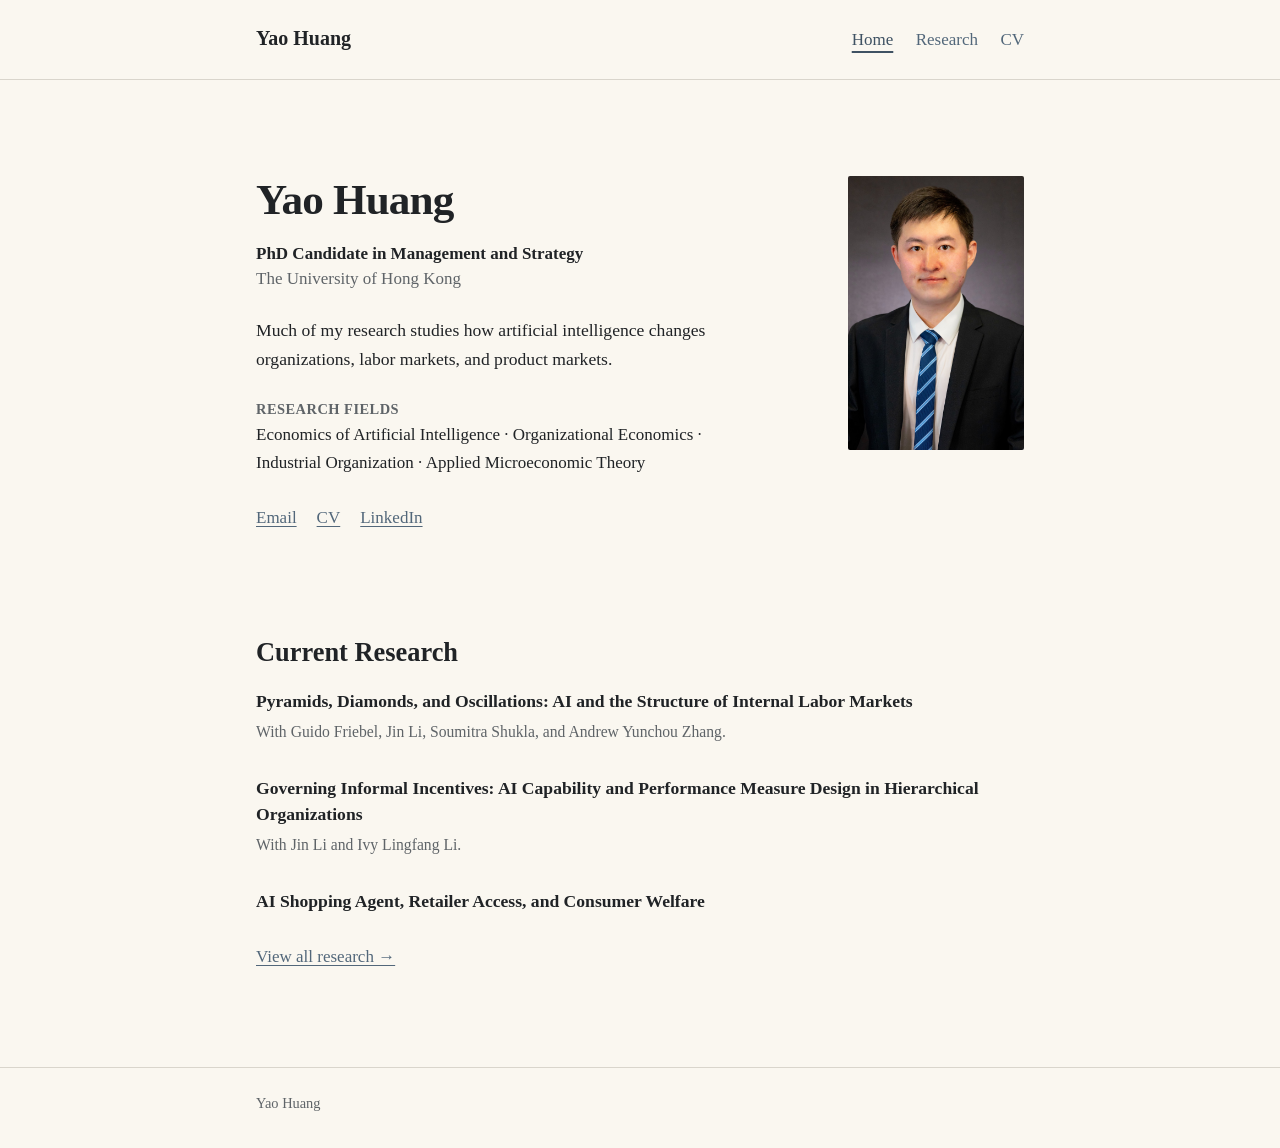
<file: index.html>
<!DOCTYPE html>
<html lang="en">
<head>
  <meta charset="utf-8">
  <meta name="viewport" content="width=device-width, initial-scale=1">
  <meta name="description" content="Yao Huang is a PhD Candidate in Management and Strategy at the University of Hong Kong. His research studies artificial intelligence, organizations, labor markets, and product markets.">
  <title>Yao Huang</title>
  <link rel="stylesheet" href="styles.css">
</head>
<body>
  <a class="skip-link" href="#main-content">Skip to main content</a>

  <header class="site-header">
    <div class="site-header__inner">
      <a class="site-name" href="index.html">Yao Huang</a>
      <nav aria-label="Primary">
        <ul class="site-nav">
          <li><a href="index.html" aria-current="page">Home</a></li>
          <li><a href="research.html">Research</a></li>
          <li><a href="files/Yao_Huang_CV.pdf">CV</a></li>
        </ul>
      </nav>
    </div>
  </header>

  <main id="main-content" class="page-shell">
    <section class="profile" aria-labelledby="home-title">
      <div class="profile__text">
        <h1 id="home-title">Yao Huang</h1>
        <p class="position">
          PhD Candidate in Management and Strategy<br>
          <span>The University of Hong Kong</span>
        </p>
        <p class="introduction">
          Much of my research studies how artificial intelligence changes organizations,
          labor markets, and product markets.
        </p>
        <div class="research-fields">
          <p class="research-fields__label">Research fields</p>
          <p>Economics of Artificial Intelligence &middot; Organizational Economics &middot; Industrial Organization &middot; Applied Microeconomic Theory</p>
        </div>
        <ul class="professional-links" aria-label="Professional links">
          <li><a href="mailto:yaohuang@connect.hku.hk">Email</a></li>
          <li><a href="files/Yao_Huang_CV.pdf">CV</a></li>
          <li><a href="https://www.linkedin.com/in/yao-huang-cynzt/">LinkedIn</a></li>
        </ul>
      </div>

      <div class="profile__portrait">
        <img src="assets/images/yao-huang.jpg" width="1280" height="1989" alt="Portrait of Yao Huang" decoding="async">
      </div>
    </section>

    <section class="content-section" aria-labelledby="current-research-title">
      <h2 id="current-research-title">Current Research</h2>
      <div class="research-list">
        <article class="research-item">
          <header class="research-item__header">
            <h3 class="research-title">
                <a class="research-title-link" href="papers/pyramids-diamonds/paper.pdf">Pyramids, Diamonds, and Oscillations: AI and the Structure of Internal Labor Markets</a>
            </h3>
            <p class="research-authors">With <a class="coauthor-link" href="https://www.guidofriebel.com/">Guido Friebel</a>, <a class="coauthor-link" href="http://www.jin-li.org/">Jin Li</a>, <a class="coauthor-link" href="https://soumitrashukla.github.io/">Soumitra Shukla</a>, and <a class="coauthor-link" href="https://andrew-yc-zhang.github.io/">Andrew Yunchou Zhang</a>.</p>
          </header>
        </article>

        <article class="research-item">
          <header class="research-item__header">
            <h3 class="research-title">Governing Informal Incentives: AI Capability and Performance Measure Design in Hierarchical Organizations</h3>
            <p class="research-authors">With <a class="coauthor-link" href="http://www.jin-li.org/">Jin Li</a> and <a class="coauthor-link" href="http://www.lingfangivyli.com/">Ivy Lingfang Li</a>.</p>
          </header>
        </article>

        <article class="research-item">
          <header class="research-item__header">
            <h3 class="research-title">AI Shopping Agent, Retailer Access, and Consumer Welfare</h3>
          </header>
        </article>
      </div>
      <p class="section-link"><a href="research.html">View all research &rarr;</a></p>
    </section>
  </main>

  <footer class="site-footer">
    <div class="site-footer__inner">Yao Huang</div>
  </footer>
</body>
</html>
</file>
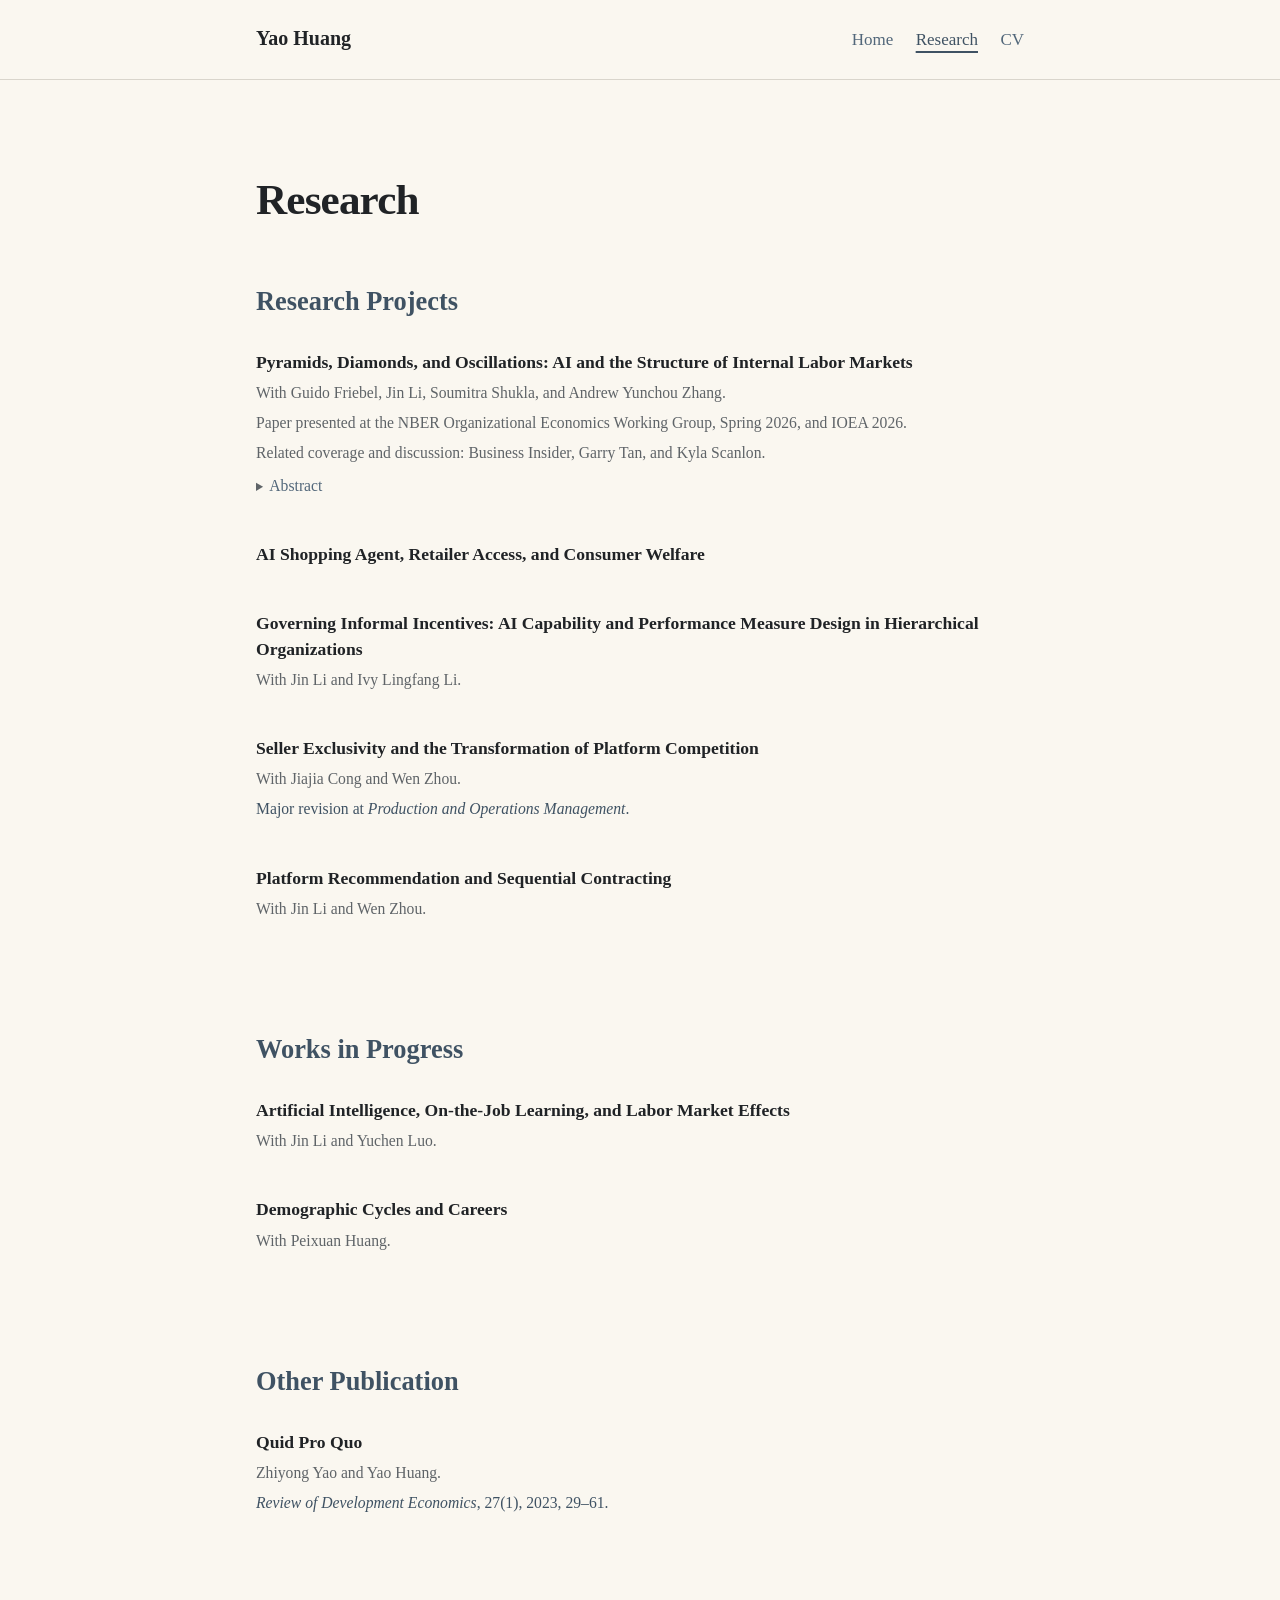
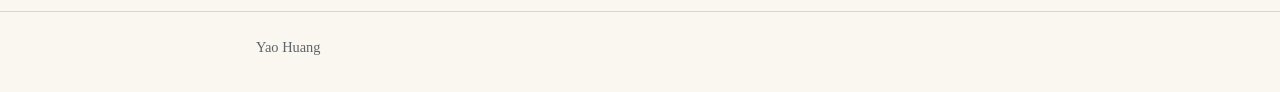
<file: research.html>
<!DOCTYPE html>
<html lang="en">
<head>
  <meta charset="utf-8">
  <meta name="viewport" content="width=device-width, initial-scale=1">
  <meta name="description" content="Research projects and publications by Yao Huang.">
  <title>Research | Yao Huang</title>
  <link rel="stylesheet" href="styles.css">
</head>
<body>
  <a class="skip-link" href="#main-content">Skip to main content</a>

  <header class="site-header">
    <div class="site-header__inner">
      <a class="site-name" href="index.html">Yao Huang</a>
      <nav aria-label="Primary">
        <ul class="site-nav">
          <li><a href="index.html">Home</a></li>
          <li><a href="research.html" aria-current="page">Research</a></li>
          <li><a href="files/Yao_Huang_CV.pdf">CV</a></li>
        </ul>
      </nav>
    </div>
  </header>

  <main id="main-content" class="page-shell research-page">
    <h1>Research</h1>

    <section class="research-section" aria-labelledby="research-projects-title">
      <h2 id="research-projects-title">Research Projects</h2>
      <div class="research-list">
        <article class="research-item">
          <header class="research-item__header">
            <h3 class="research-title">
                <a class="research-title-link" href="papers/pyramids-diamonds/paper.pdf">Pyramids, Diamonds, and Oscillations: AI and the Structure of Internal Labor Markets</a>
            </h3>
            <p class="research-authors">With <a class="coauthor-link" href="https://www.guidofriebel.com/">Guido Friebel</a>, <a class="coauthor-link" href="http://www.jin-li.org/">Jin Li</a>, <a class="coauthor-link" href="https://soumitrashukla.github.io/">Soumitra Shukla</a>, and <a class="coauthor-link" href="https://andrew-yc-zhang.github.io/">Andrew Yunchou Zhang</a>.</p>
            <p class="research-presentation">Paper presented at the NBER Organizational Economics Working Group, Spring 2026, and IOEA 2026.</p>
            <p class="research-related"><span class="research-related__label">Related coverage and discussion:</span> <a href="https://www.businessinsider.com/snap-layoffs-highlight-workplace-trend-ai-powered-tiny-teams-2026-4">Business Insider</a>, <a href="https://x.com/garrytan/status/2043363138113097956">Garry Tan</a>, and <a href="https://www.youtube.com/shorts/fr2Byxu72L4">Kyla Scanlon</a>.</p>
            <details class="research-disclosure">
              <summary>Abstract</summary>
              <div class="research-disclosure__body">
                <p>AI is changing workplaces: it leads to higher individual productivity and faster learning. We model the effects of these changes on internal labor markets. We show that for productivity shocks, firms preserve the span in the long run: a pyramid remains a pyramid. In the short run, however, firms freeze junior hiring, temporarily transforming the pyramid toward a diamond. In the transition to the new steady state, firms may oscillate between pyramids and diamonds before settling. For learning shocks, the long-run span falls, potentially permanently shifting the firm from a pyramid to a diamond. These fluctuations create inequality between junior cohorts and affect firm value when human capital is firm-specific.</p>
              </div>
            </details>
          </header>
        </article>

        <article class="research-item">
          <header class="research-item__header">
            <h3 class="research-title">AI Shopping Agent, Retailer Access, and Consumer Welfare</h3>
          </header>
        </article>

        <article class="research-item">
          <header class="research-item__header">
            <h3 class="research-title">Governing Informal Incentives: AI Capability and Performance Measure Design in Hierarchical Organizations</h3>
            <p class="research-authors">With <a class="coauthor-link" href="http://www.jin-li.org/">Jin Li</a> and <a class="coauthor-link" href="http://www.lingfangivyli.com/">Ivy Lingfang Li</a>.</p>
          </header>
        </article>

        <article class="research-item">
          <header class="research-item__header">
            <h3 class="research-title">Seller Exclusivity and the Transformation of Platform Competition</h3>
            <p class="research-authors">With <a class="coauthor-link" href="https://sites.google.com/site/jiajiacong/">Jiajia Cong</a> and <a class="coauthor-link" href="https://www.hkubs.hku.hk/people/wen-zhou/">Wen Zhou</a>.</p>
            <p class="research-status">Major revision at <cite>Production and Operations Management</cite>.</p>
          </header>
        </article>

        <article class="research-item">
          <header class="research-item__header">
            <h3 class="research-title">Platform Recommendation and Sequential Contracting</h3>
            <p class="research-authors">With <a class="coauthor-link" href="http://www.jin-li.org/">Jin Li</a> and <a class="coauthor-link" href="https://www.hkubs.hku.hk/people/wen-zhou/">Wen Zhou</a>.</p>
          </header>
        </article>
      </div>
    </section>

    <section class="research-section" aria-labelledby="works-in-progress-title">
      <h2 id="works-in-progress-title">Works in Progress</h2>
      <div class="research-list">
        <article class="research-item">
          <header class="research-item__header">
            <h3 class="research-title">Artificial Intelligence, On-the-Job Learning, and Labor Market Effects</h3>
            <p class="research-authors">With <a class="coauthor-link" href="http://www.jin-li.org/">Jin Li</a> and Yuchen Luo.</p>
          </header>
        </article>

        <article class="research-item">
          <header class="research-item__header">
            <h3 class="research-title">Demographic Cycles and Careers</h3>
            <p class="research-authors">With <a class="coauthor-link" href="https://glxy.dhu.edu.cn/glxyen/2025/1229/c20174a370430/page.htm">Peixuan Huang</a>.</p>
          </header>
        </article>
      </div>
    </section>

    <section class="research-section other-publication" aria-labelledby="other-publication-title">
      <h2 id="other-publication-title">Other Publication</h2>
      <article class="research-item publication-entry">
        <header class="research-item__header">
          <h3 class="research-title">
            <a class="research-title-link" href="papers/quid-pro-quo/paper.pdf">Quid Pro Quo</a>
          </h3>
          <p class="research-authors"><a class="coauthor-link" href="https://www.fdsm.fudan.edu.cn/En/2025/1020/c1036a23993/page.htm">Zhiyong Yao</a> and Yao Huang.</p>
          <p class="research-status"><cite>Review of Development Economics</cite>, 27(1), 2023, 29&ndash;61.</p>
        </header>
      </article>
    </section>
  </main>

  <footer class="site-footer">
    <div class="site-footer__inner">Yao Huang</div>
  </footer>
</body>
</html>
</file>
<file: styles.css>
:root {
  --color-background: #faf7f0;
  --color-text: #202326;
  --color-muted: #5f6468;
  --color-accent: #52677a;
  --color-accent-strong: #3f5263;
  --color-rule: #d9d5cc;
  --font-serif: Charter, "Bitstream Charter", "Iowan Old Style", "Palatino Linotype", Palatino, Georgia, serif;
  --content-width: 48rem;
}

*,
*::before,
*::after {
  box-sizing: border-box;
}

html {
  color-scheme: light;
}

body {
  margin: 0;
  background: var(--color-background);
  color: var(--color-text);
  font-family: var(--font-serif);
  font-size: 1.0625rem;
  font-weight: 400;
  line-height: 1.65;
  text-rendering: optimizeLegibility;
}

img {
  display: block;
  max-width: 100%;
}

a {
  color: var(--color-accent);
  text-decoration-line: underline;
  text-decoration-thickness: 0.075em;
  text-underline-offset: 0.2em;
}

a:hover {
  color: var(--color-accent-strong);
  text-decoration-thickness: 0.11em;
}

a:focus-visible {
  color: var(--color-accent-strong);
  outline: 3px solid var(--color-accent-strong);
  outline-offset: 3px;
  border-radius: 2px;
}

h1,
h2,
p {
  margin-top: 0;
}

h1,
h2,
.site-name {
  font-family: var(--font-serif);
}

h1 {
  margin-bottom: 1rem;
  font-size: clamp(2.15rem, 6vw, 2.7rem);
  font-weight: 600;
  line-height: 1.12;
  letter-spacing: -0.02em;
}

h2 {
  margin-bottom: 1.25rem;
  font-size: clamp(1.45rem, 4vw, 1.65rem);
  font-weight: 600;
  line-height: 1.25;
}

h3 {
  margin: 0;
  color: var(--color-text);
  font-family: var(--font-serif);
  font-size: 1.1rem;
  font-weight: 600;
  line-height: 1.45;
  overflow-wrap: anywhere;
}

.skip-link {
  position: fixed;
  z-index: 10;
  top: 0.75rem;
  left: 0.75rem;
  padding: 0.65rem 0.85rem;
  transform: translateY(-200%);
  background: var(--color-background);
  color: var(--color-accent-strong);
  font-weight: 650;
}

.skip-link:focus {
  transform: translateY(0);
}

.site-header {
  border-bottom: 1px solid var(--color-rule);
}

.site-header__inner,
.page-shell,
.site-footer__inner {
  width: min(calc(100% - 2.5rem), var(--content-width));
  margin-inline: auto;
}

.site-header__inner {
  display: flex;
  align-items: baseline;
  justify-content: space-between;
  gap: 1.5rem 2.5rem;
  padding-block: 1.35rem;
}

.site-name {
  color: var(--color-text);
  font-size: 1.25rem;
  font-weight: 600;
  line-height: 1.2;
  text-decoration: none;
  white-space: nowrap;
}

.site-name:hover {
  color: var(--color-accent-strong);
  text-decoration: underline;
  text-decoration-thickness: 0.075em;
}

.site-nav,
.professional-links {
  margin: 0;
  padding: 0;
  list-style: none;
}

.site-nav {
  display: flex;
  flex-wrap: wrap;
  gap: 0.5rem 1.4rem;
  font-weight: 500;
}

.site-nav a {
  display: inline-block;
  padding-block: 0.25rem;
  text-decoration: none;
}

.site-nav a:hover,
.site-nav a[aria-current="page"] {
  color: var(--color-accent-strong);
  text-decoration: underline;
  text-decoration-thickness: 0.1em;
  text-underline-offset: 0.35em;
}

.page-shell {
  padding-block: clamp(3.75rem, 9vw, 6rem);
}

.profile {
  display: grid;
  grid-template-columns: minmax(0, 1fr) minmax(9rem, 11rem);
  gap: 2.5rem clamp(2.5rem, 7vw, 5rem);
  align-items: start;
}

.position {
  margin-bottom: 1.5rem;
  font-weight: 600;
  line-height: 1.5;
}

.position span {
  color: var(--color-muted);
  font-weight: 450;
}

.introduction {
  max-width: 38rem;
  margin-bottom: 1.5rem;
  font-size: 1.1rem;
}

.research-fields {
  margin-bottom: 1.65rem;
}

.research-fields p {
  margin-bottom: 0;
}

.research-fields__label {
  color: var(--color-muted);
  font-size: 0.9rem;
  font-weight: 700;
  letter-spacing: 0.035em;
  text-transform: uppercase;
}

.professional-links {
  display: flex;
  flex-wrap: wrap;
  gap: 0.4rem 1.25rem;
}

.profile__portrait img {
  width: clamp(9rem, 18vw, 11rem);
  height: auto;
  border-radius: 2px;
}

.content-section,
.research-section {
  margin-top: clamp(4.5rem, 10vw, 6.5rem);
}

.research-item {
  color: var(--color-text);
}

.research-item + .research-item {
  margin-top: 2rem;
}

.research-authors,
.research-presentation,
.research-related,
.research-status {
  margin-top: 0.35rem;
  margin-bottom: 0;
  color: var(--color-muted);
  font-size: 0.98rem;
  font-weight: 400;
  line-height: 1.55;
}

.research-title-link {
  color: inherit;
  text-decoration: none;
}

.research-title-link:hover,
.research-title-link:focus-visible {
  color: var(--color-accent-strong);
  text-decoration-line: underline;
  text-decoration-thickness: 1px;
  text-underline-offset: 0.18em;
}

.coauthor-link {
  color: inherit;
  font-weight: inherit;
  text-decoration: none;
}

.coauthor-link:hover,
.coauthor-link:focus-visible {
  color: var(--color-accent-strong);
  text-decoration-line: underline;
  text-decoration-thickness: 1px;
  text-underline-offset: 0.18em;
}

.research-related__label {
  color: var(--color-muted);
}

.research-related a {
  color: inherit;
  text-decoration: none;
}

.research-related a:hover,
.research-related a:focus-visible {
  color: var(--color-accent-strong);
  text-decoration-line: underline;
  text-decoration-thickness: 1px;
  text-underline-offset: 0.18em;
}

.research-disclosure {
  margin-top: 0.55rem;
}

.research-disclosure summary {
  width: fit-content;
  color: var(--color-accent);
  cursor: pointer;
  font-size: 0.98rem;
  font-weight: 400;
  line-height: 1.55;
  text-decoration: none;
}

.research-disclosure summary:hover,
.research-disclosure summary:focus-visible {
  color: var(--color-accent-strong);
  text-decoration: none;
}

.research-disclosure summary:focus-visible {
  outline: 3px solid var(--color-accent-strong);
  outline-offset: 3px;
  border-radius: 2px;
}

.research-disclosure summary::marker {
  color: var(--color-muted);
  font-size: 0.8em;
}

.research-disclosure__body {
  max-width: 42rem;
  margin: 0.65rem 0 0;
  color: var(--color-muted);
  font-size: 1rem;
  font-weight: 400;
  line-height: 1.65;
}

.research-disclosure__body p {
  margin-bottom: 0;
}

.research-status {
  color: var(--color-accent-strong);
  font-style: normal;
}

.section-link {
  margin-top: 1.75rem;
  margin-bottom: 0;
}

.research-page > h1 {
  margin-bottom: 0;
}

.research-section:first-of-type {
  margin-top: 3.75rem;
}

.research-page .research-section {
  margin-top: clamp(5rem, 11vw, 7rem);
}

.research-page .research-section:first-of-type {
  margin-top: 3.75rem;
}

.research-page .research-section h2 {
  margin-bottom: 2rem;
  color: var(--color-accent-strong);
  font-weight: 600;
}

.research-page .research-item + .research-item {
  margin-top: 2.75rem;
}

.site-footer {
  border-top: 1px solid var(--color-rule);
}

.site-footer__inner {
  padding-block: 1.5rem 2rem;
  color: var(--color-muted);
  font-size: 0.9rem;
}

@media (max-width: 42rem) {
  body {
    font-size: 1rem;
  }

  .site-header__inner {
    align-items: flex-start;
    flex-direction: column;
    gap: 0.75rem;
  }

  .site-nav {
    column-gap: 1.2rem;
  }

  .page-shell {
    padding-block: 3.5rem 4.5rem;
  }

  .profile {
    grid-template-columns: minmax(0, 1fr);
  }

  .profile__portrait img {
    width: 9rem;
  }

  .content-section,
  .research-section {
    margin-top: 4.25rem;
  }
}

@media print {
  body {
    background: #fff;
    color: #000;
  }

  .skip-link {
    display: none;
  }

  .site-header,
  .site-footer,
  .research-list,
  .research-item {
    border-color: #bbb;
  }
}
</file>
